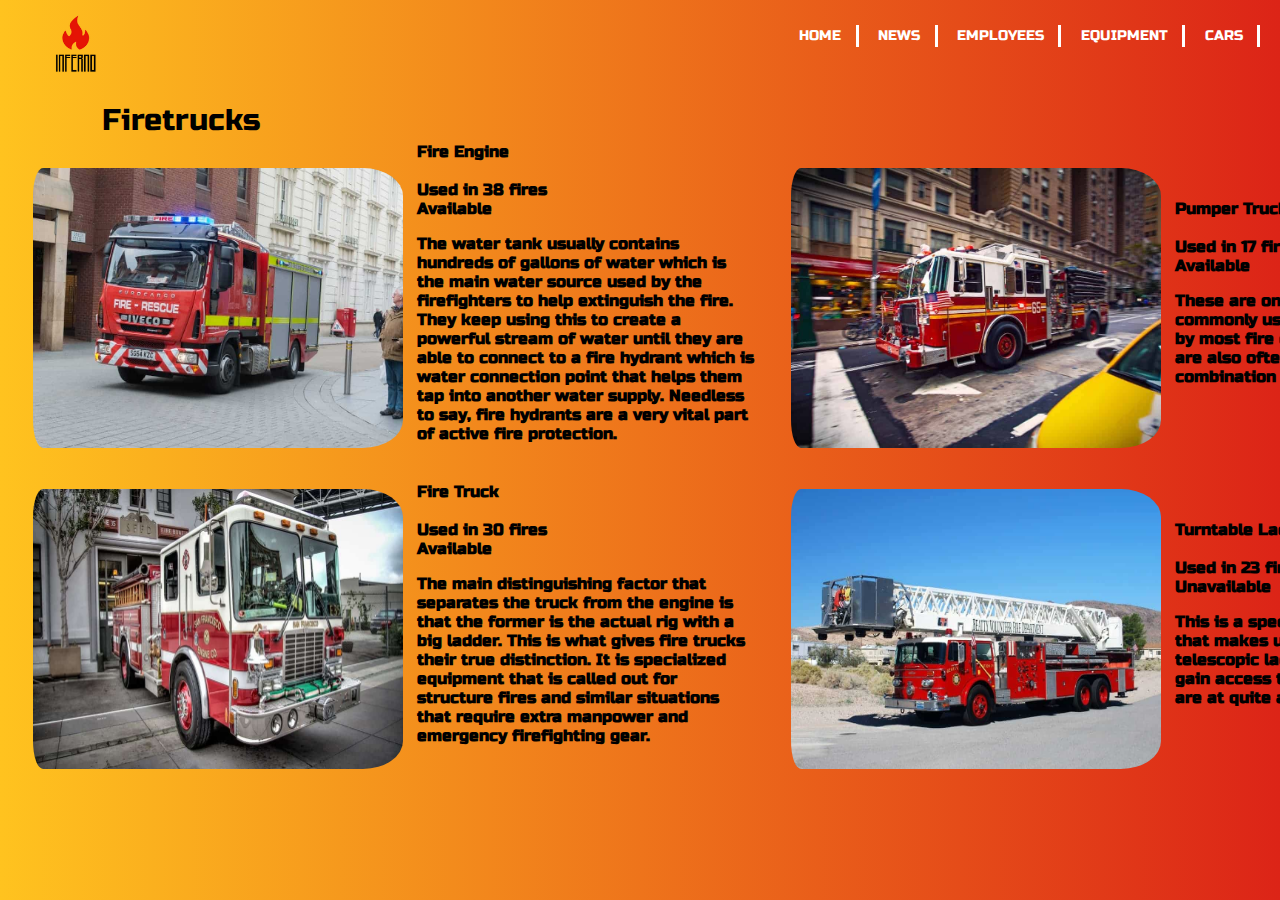
<file: Inferno_website/cars.html>
<!DOCTYPE html>
<html lang="en">
    <head>
	    <link href="images/inferno_logo.png" rel="icon" type="image/png"> 
        <meta charset="UTF-8">
        <meta http-equiv="X-UA-Compatible" content="IE=edge">
        <meta name="viewport" content="width=device-width, initial-scale=1.0">
        <link rel="preconnect" href="https://fonts.gstatic.com">
        <link href="https://fonts.googleapis.com/css2?family=Russo+One&display=swap" rel="stylesheet">
        <link href="styles/cars.css" type="text/css" rel="stylesheet">
        <title>Cars</title>
    </head>

    <body>
        <div class="navbar-logo">
            <img src="images/inferno_logo.png">
        </div>

         <nav>
            <ul>
                <li><a href="index.html">HOME</a></li>
                <li><a href="news.html">NEWS</a></li>
                <li><a href="employees.html">EMPLOYEES</a></li>
                <li><a href="equipment.html">EQUIPMENT</a></li>
                <li><a href="cars.html">CARS</a></li>
            </ul>
        </nav>

        <table>
		
		<tr>
		<td class="first-td">Firetrucks</td>
		</tr>
			<tr class="odd-tr">
				<td class="photo"><img src="images/fireEngine.jpg" alt="person photo placeholder"/></td>
				<td><b>Fire Engine<b><br><br>
				<b>Used in 38 fires<b><br>
							<span>Available<b><br>
							<p>The water tank usually contains hundreds of gallons of water which is the main water source used by the firefighters to help extinguish the fire. They keep using this to create a powerful stream of water until they are able to connect to a fire hydrant which is water connection point that helps them tap into another water supply. Needless to say, fire hydrants are a very vital part of active fire protection.</p>
				</td><br>
				
				<td class="photo"><img src="images/PumperTruck.jpg" alt="person photo placeholder"/></td>
				<td><b>Pumper Truck<b><br><br>
				<b>Used in 17 fires<b><br>
							<span>Available</span><br>
							<p>These are one of the most commonly used fire apparatus by most fire departments and are also often called ‘triple combination pumpers’.</p>
						</ul>
				</td><br>
			</tr>
			
			<tr class="even-tr">
				<td class="photo"><img src="images/fire_truck.jpg" alt="person photo placeholder"/></td>
				<td><b>Fire Truck<b><br><br>
				<b>Used in 30 fires<b><br>
							<span>Available</span><br>
							<p>The main distinguishing factor that separates the truck from the engine is that the former is the actual rig with a big ladder. This is what gives fire trucks their true distinction. It is specialized equipment that is called out for structure fires and similar situations that require extra manpower and emergency firefighting gear.</p>
				</td><br>
				
				<td class="photo"><img src="images/ladderTruck.jpg" alt="person photo placeholder"/></td>
				<td><b>Turntable Ladder Truck<b><br><br>
				<b>Used in 23 fires<b><br>
							<span>Unavailable</span><br>
							<p>This is a special aerial apparatus that makes use of a large telescopic ladder in order to gain access to those areas that are at quite a height.</p>
				</td><br>
			</tr>
			</div>

        </body>
    </html>
</file>
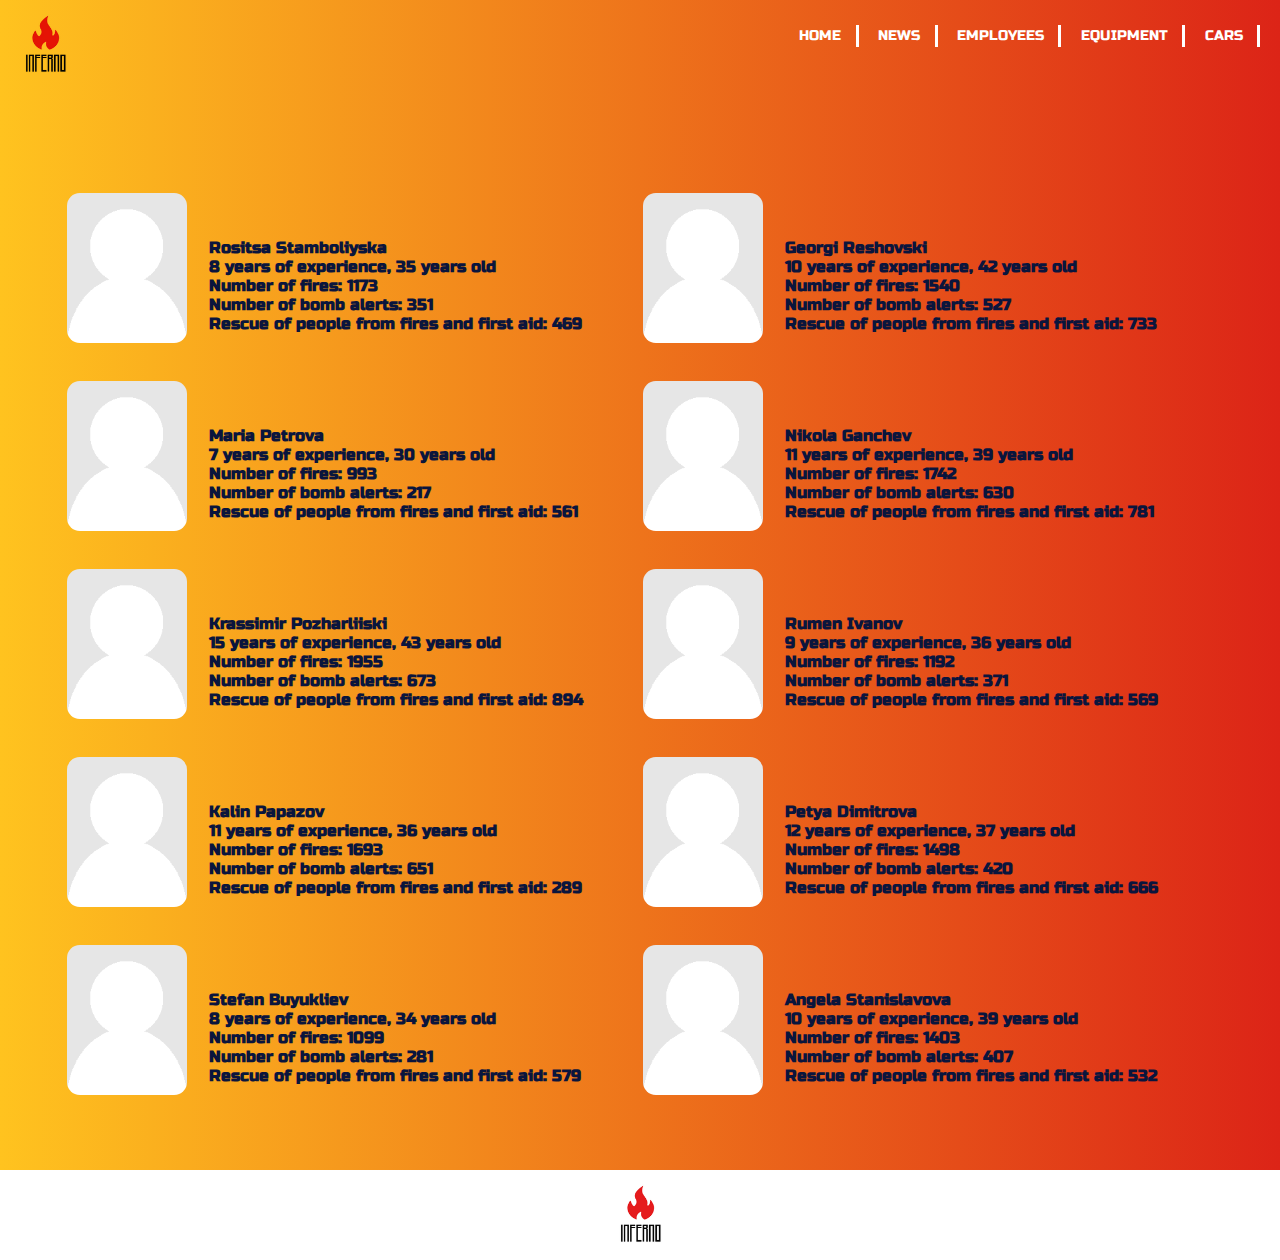
<file: Inferno_website/employees.html>
<!DOCTYPE html>
<html lang="en">
    <head>
        <link href="images/inferno_logo.png" rel="icon" type="image/png"> 
        <meta charset="UTF-8">
        <meta http-equiv="X-UA-Compatible" content="IE=edge">
        <meta name="viewport" content="width=device-width, initial-scale=1.0">
        <link rel="preconnect" href="https://fonts.gstatic.com">
        <link href="https://fonts.googleapis.com/css2?family=Russo+One&display=swap" rel="stylesheet">
        <link href="styles/employees-style.css" type="text/css" rel="stylesheet">
        <title>Employees</title>
    </head>

    <body>
        <div class="navbar-logo">
            <img src="images/inferno_logo.png">
        </div>
         <nav>
            <ul>
                <li><a href="index.html">HOME</a></li>
                <li><a href="news.html">NEWS</a></li>
                <li><a href="employees.html">EMPLOYEES</a></li>
                <li><a href="equipment.html">EQUIPMENT</a></li>
                <li><a href="cars.html">CARS</a></li>
            </ul>
        </nav>

        <table>
			<tr class="odd-tr">
				<td class="photo"><img src="images/person.png" alt="person photo placeholder"/></td>
				<td><b>Rositsa Stamboliyska<b><br>
				<b>8 years of experience, 35 years old<b><br>
							<span>Number of fires: 1173 <b><br>
							<span>Number of bomb alerts: 351</span><br>
							<span>Rescue of people from fires and first aid: 469</span><br>
				</td><br>
				
				<td class="photo"><img src="images/person.png" alt="person photo placeholder"/></td>
				<td><b>Georgi Reshovski<b><br>
				<b>10 years of experience, 42 years old<b><br>
							<span>Number of fires: 1540</span><br>
							<span>Number of bomb alerts: 527</span><br>
							<span>Rescue of people from fires and first aid: 733</span>
						</ul>
				</td><br>
			</tr>
			
			<tr class="even-tr">
				<td class="photo"><img src="images/person.png" alt="person photo placeholder"/></td>
				<td><b>Maria Petrova<b><br>
				<b>7 years of experience, 30 years old<b><br>
							<span>Number of fires: 993</span><br>
							<span>Number of bomb alerts: 217</span><br>
							<span>Rescue of people from fires and first aid: 561</span>
				</td><br>
				
				<td class="photo"><img src="images/person.png" alt="person photo placeholder"/></td>
				<td><b>Nikola Ganchev<b><br>
				<b>11 years of experience, 39 years old<b><br>
							<span>Number of fires: 1742</span><br>
							<span>Number of bomb alerts: 630</span><br>
							<span>Rescue of people from fires and first aid: 781</span>
				</td><br>
			</tr>
			
			<tr class="odd-tr">
				<td class="photo"><img src="images/person.png" alt="person photo placeholder"/></td>
				<td><b>Krassimir Pozharliiski<b><br>
				<b>15 years of experience, 43 years old<b><br>
							<span>Number of fires: 1955</span><br>
							<span>Number of bomb alerts: 673</span><br>
							<span>Rescue of people from fires and first aid: 894</span>
						</ul>
				</td><br>
				
				<td class="photo"><img src="images/person.png" alt="person photo placeholder"/></td>
				<td><b>Rumen Ivanov<b><br>
				<b>9 years of experience, 36 years old<b><br>
							<span>Number of fires: 1192</span><br>
							<span>Number of bomb alerts: 371</span><br>
							<span>Rescue of people from fires and first aid: 569</span>
				</td><br>
			</tr>
			
			<tr class="even-tr">
				<td class="photo"><img src="images/person.png" alt="person photo placeholder"/></td>
				<td><b>Kalin Papazov<b><br>
				<b>11 years of experience, 36 years old<b><br>
							<span>Number of fires: 1693</span><br>
							<span>Number of bomb alerts: 651</span><br>
							<span>Rescue of people from fires and first aid: 289</span>
				</td><br>
				
				<td class="photo"><img src="images/person.png" alt="person photo placeholder"/></td>
				<td><b>Petya Dimitrova<b><br>
				<b>12 years of experience, 37 years old<b><br>
							<span>Number of fires: 1498</span><br>
							<span>Number of bomb alerts: 420</span><br>
							<span>Rescue of people from fires and first aid: 666</span>
				</td><br>
			</tr>
			
			<tr class="odd-tr">
				<td class="photo"><img src="images/person.png" alt="person photo placeholder"/></td>
				<td><b>Stefan Buyukliev<b><br>
				<b>8 years of experience, 34 years old<b><br>
							<span>Number of fires: 1099</span><br>
							<span>Number of bomb alerts: 281</span><br>
							<span>Rescue of people from fires and first aid: 579</span>
				</td><br>
				
				<td class="photo"><img src="images/person.png" alt="person photo placeholder"/></td>
				<td><b>Angela Stanislavova<b><br>
				<b>10 years of experience, 39 years old<b><br>
							<span>Number of fires: 1403</span><br>
							<span>Number of bomb alerts: 407</span><br>
							<span>Rescue of people from fires and first aid: 532</span>
				</td><br>
			</tr>
		</table>

        <footer>
            <img src="images/inferno_logo.png" alt="logo" />
          </footer>

        </body>
    </html>
</file>
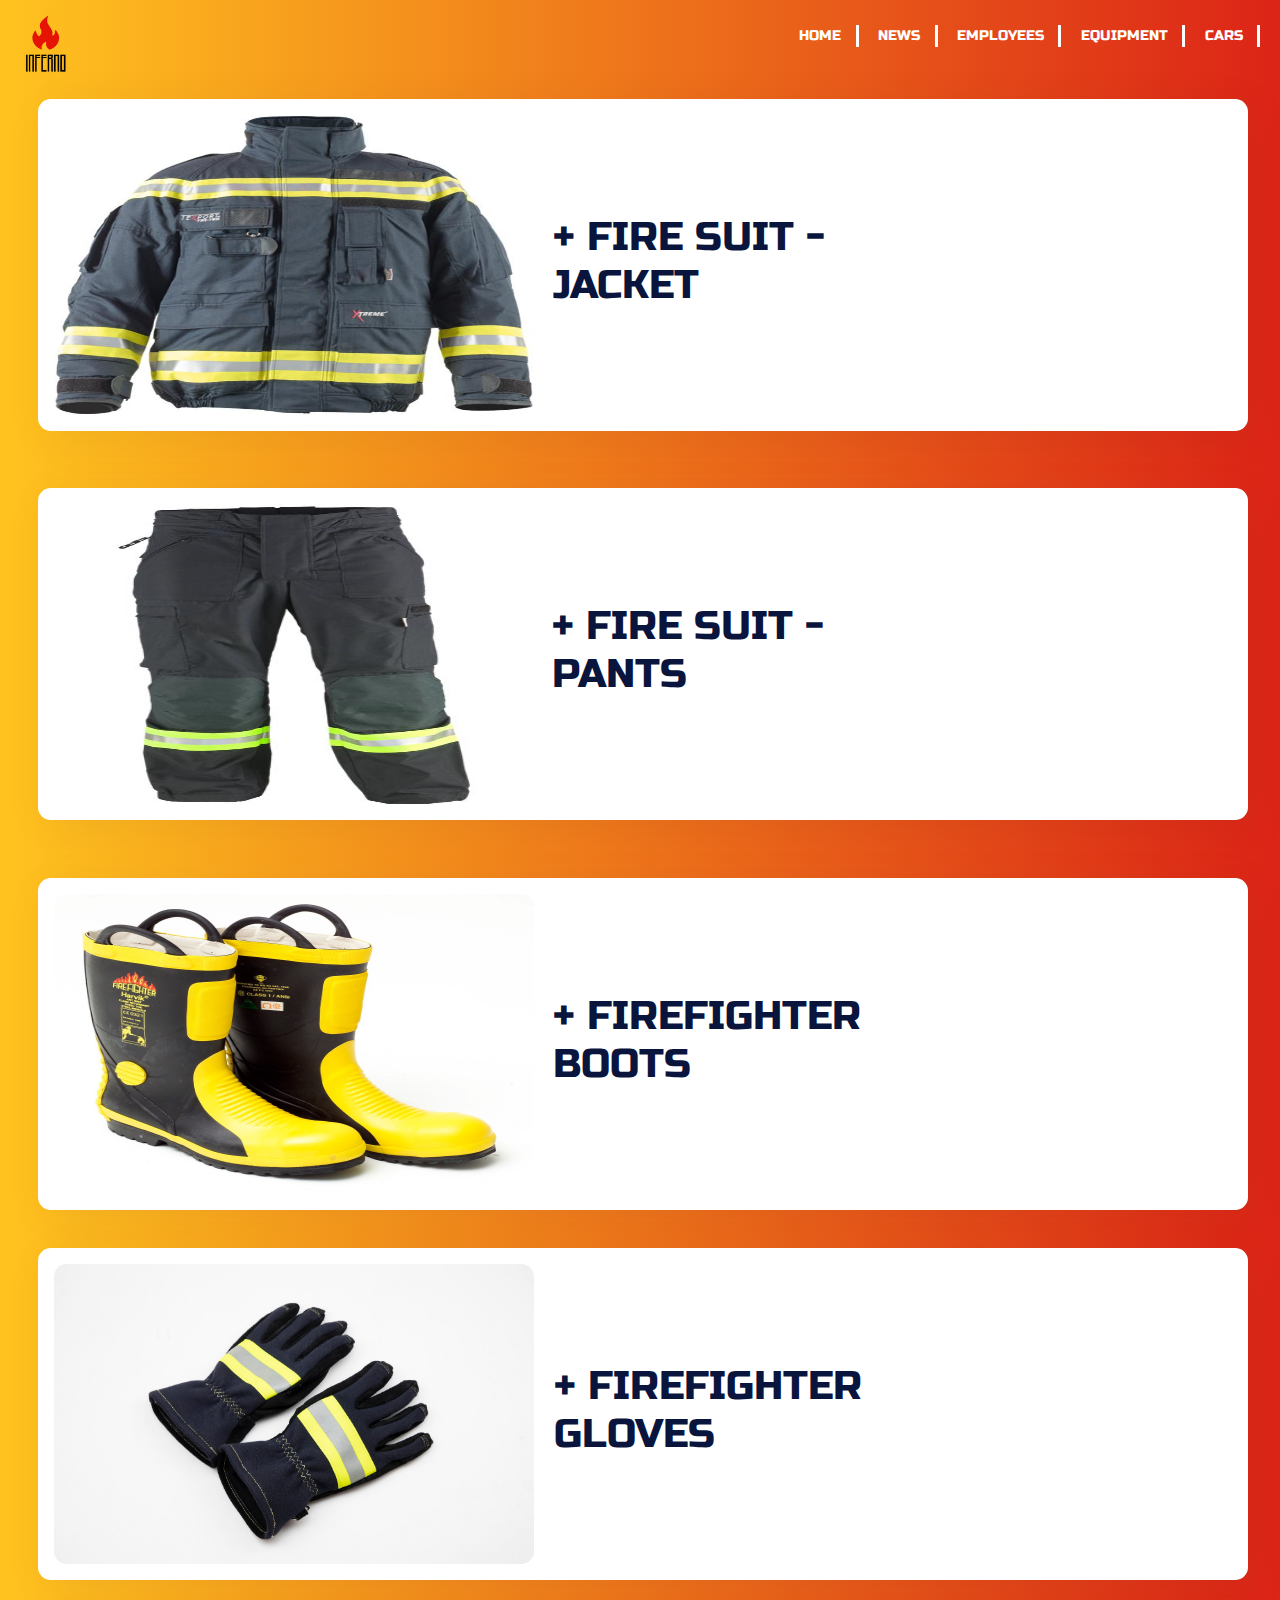
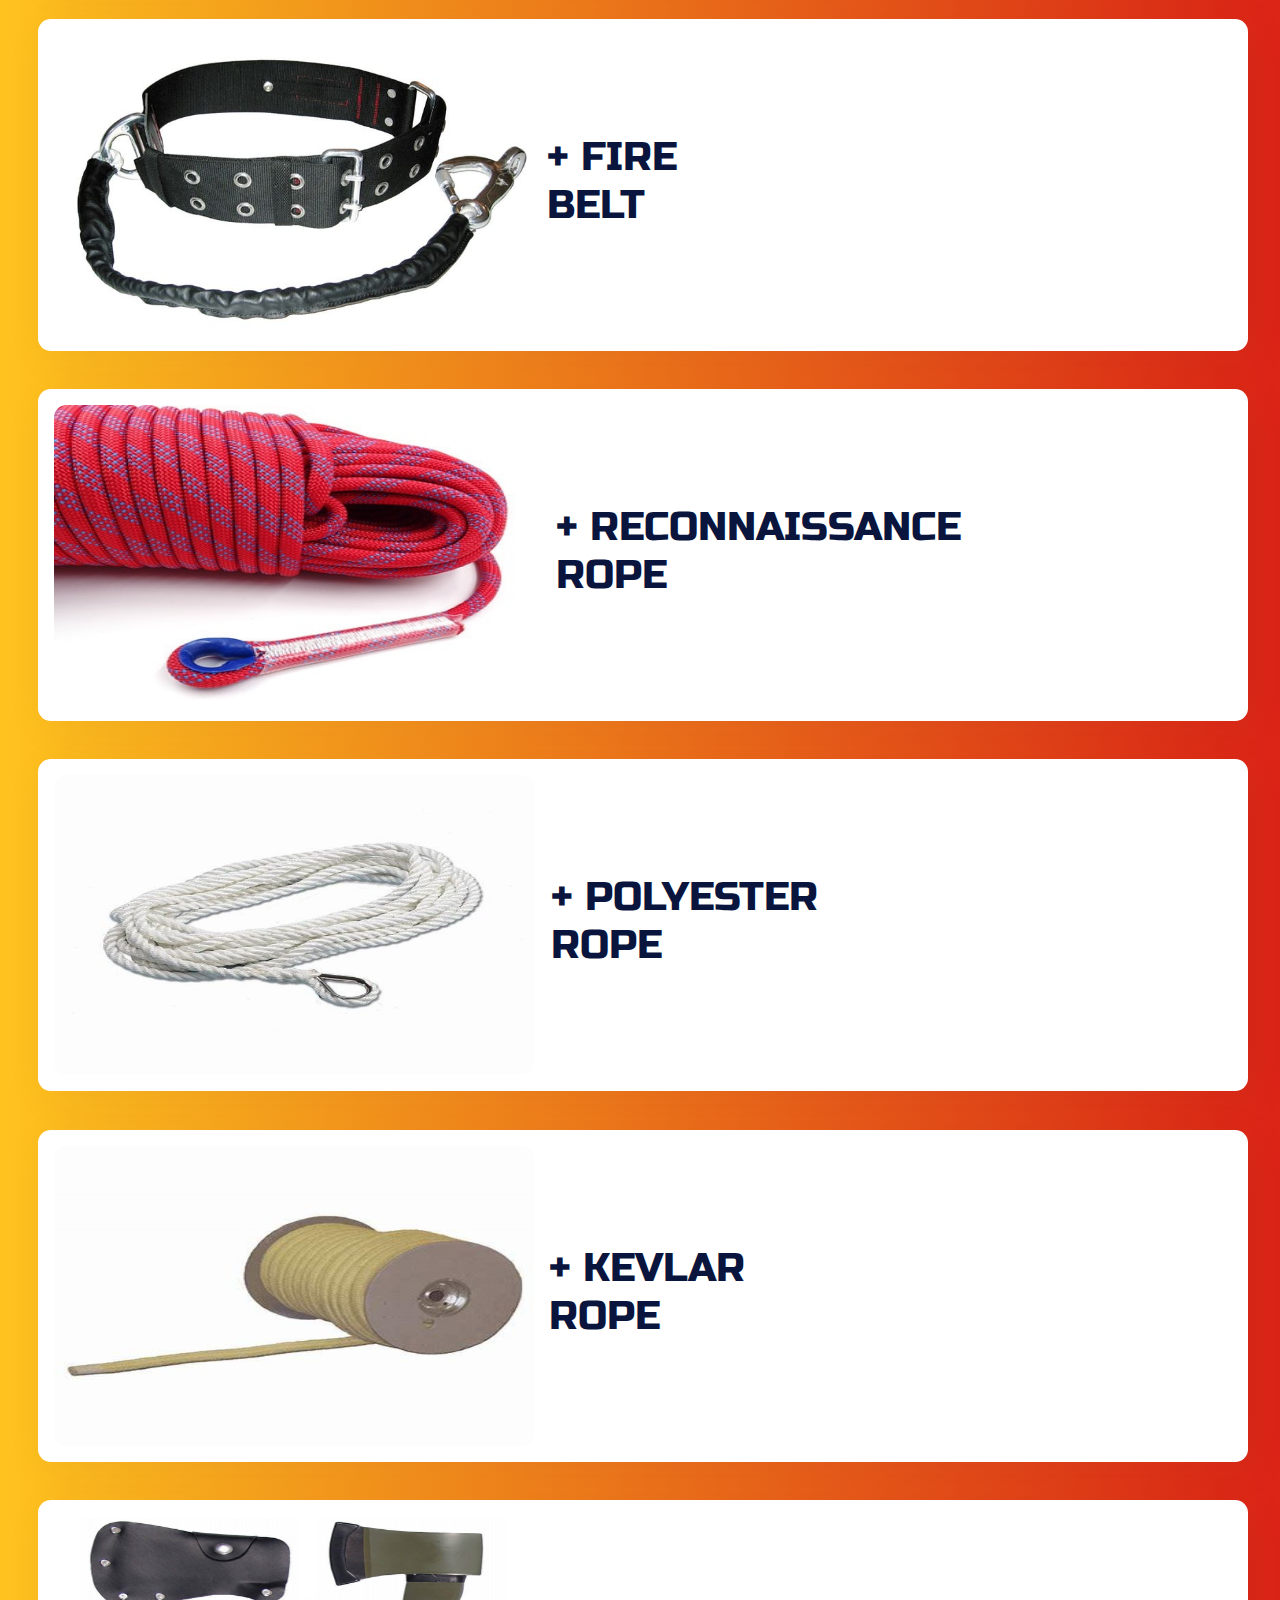
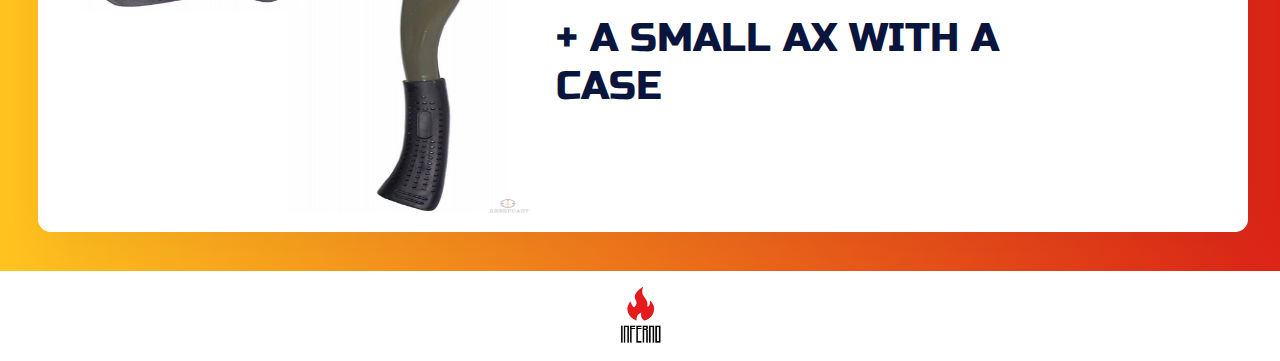
<file: Inferno_website/equipment.html>
<!DOCTYPE html>
<html lang="en">
  <head>
    <link href="images/inferno_logo.png" rel="icon" type="image/png" />
    <meta charset="UTF-8" />
    <meta http-equiv="X-UA-Compatible" content="IE=edge" />
    <meta name="viewport" content="width=device-width, initial-scale=1.0" />

    <link rel="preconnect" href="https://fonts.gstatic.com" />
    <link
      href="https://fonts.googleapis.com/css2?family=Russo+One&display=swap"
      rel="stylesheet"
    />

    <link rel="preconnect" href="https://fonts.gstatic.com" />
    <link
      href="https://fonts.googleapis.com/css2?family=Literata&display=swap"
      rel="stylesheet"
    />

    <link href="styles/equipment-style.css" type="text/css" rel="stylesheet" />
    <title>Equipment</title>
  </head>

  <body>
    <!-- navbar -->
    <div class="navbar">
      <div class="navbar-logo">
        <img src="images/inferno_logo.png" alt="inferno logo" />
      </div>

      <nav>
        <ul>
          <li><a href="index.html">HOME</a></li>
          <li><a href="news.html">NEWS</a></li>
          <li><a href="employees.html">EMPLOYEES</a></li>
          <li><a href="equipment.html">EQUIPMENT</a></li>
          <li><a href="cars.html">CARS</a></li>
        </ul>
      </nav>
    </div>

    <!-- posts -->

    <div class="interior">
      <img src="images/jacket.jpg" alt="Fire suit - jacket" />
      <details>
        <summary>Fire suit - jacket</summary>
        <p>
          -Outer shell NOMEX ® Delta TA, water and oil repellent, antistatic
          <br />
          -Thermal barrier: Aramid felt, with Nomex / viscose inner lining
          <br />
          - Breathable waterproof barrier: completely sealed seam
          <br />
          -Closing neck clasp, located under the collar
          <br />
          -0.60 m heat shield on the front, hidden by a protective fabric,
          closed with adhesive - VELCRO fasteners
          <br />
          -Inflammable stripes on the hem and cuff of the jacket
          <br />
          -Meta-aramid knit cuffs (can be hung through the paper), preventing
          liquid and burning particles from passing
          <br />
          -Pockets left and right, welded with adhesive VELCRO fasteners
          <br />
          -Low right (or left) duo for radio transmitter, VELCRO adhesive chest
          fasteners
          <br />
          - Reflective strips around the hem, cuff, back, and chest of the
          jacket
          <br />
          - Pieces under the sleeves for extra comfort when working
          <br />
          - Moisture barrier with fully sealed seam
          <br />
          - Meta-aramid threads for all bosses
        </p>
      </details>
    </div>

    <br />

    <div class="interior">
      <img src="images/pants.jpg" alt="Fire suit - pants" />
      <details>
        <summary>Fire suit - pants</summary>
        <p>
          - NOMEX ® Delta TA outer shell, water, and oil repellent, antistatic
          <br />
          - Thermal barrier: Franz from Aramid, with lining to Nomex / viscose
          inner - shell
          <br />
          - Breathable water barrier: fully sealed seam
          <br />
          - Waist height: not less than 0.30 m overlap with the lower end of the
          jacket
          <br />
          - Front zipper 0.25m with FR VELCRO adhesives and single button
          <br />
          - Anti-flammable stripes at the bottom of the pants
          <br />
          - Elastic Solano on both sides of the waist
          <br />
          - Elastic, adjustable straps
          <br />
          - Reflective strips placed horizontally around the legs below the
          knees
          <br />
          - Hem of the legs not less than 0.26 m
          <br />
          - Moisture barrier with fully sealed seam
          <br />
          - Meta-aramid threads for all seams
        </p>
      </details>
    </div>

    <br />

    <div class="interior">
      <img src="images/boots.jfif" alt="Firefighter boots" />
      <details>
        <summary>Firefighter boots</summary>
        <p>
          - Protective boots for firefighters - type F2A
          <br />
          - The upper material is calfskin, specially treated for water
          resistance. There is a polyurethane toe cap to protect the upper part
          from mechanical damage and a steel cap on the heels.
          <br />
          - FORNAX rubber - for sun protection.
          <br />
          - Steel plate against perforation.
          <br />
          - Insole - VOLDINA DRYSOLE 140CLF; anti static; wet and dry wear
          resistance.
          <br />
          - Lining - 3-layer lining with waterproof and breathable polyurethane
          membrane.
        </p>
      </details>
    </div>

    <div class="interior">
      <img src="images/gloves.jpg" alt="Firefighter gloves" />
      <details>
        <summary>Firefighter gloves</summary>
        <p>
          - Protective gloves for firefighters - leather - with membranes.
          <br />
          - The upper material is calfskin, specially treated to withstand high
          temperatures, water and oil penetration and wear resistance.
          <br />
          - Intermediate layer - Armid non-woven fabric.
          <br />
          - The glove has an FR membrane.
        </p>
      </details>
    </div>

    <div class="interior">
      <img src="images/belt.jpg" alt="Fire belt" />
      <details>
        <summary>Fire belt</summary>
        <p>
          - 85 mm synthetic belt with two-row buckle buckle
          <br />
          - German design, carbine with response for abseil rope and torsion
          guard
          <br />
          - Black color;
        </p>
      </details>
    </div>

    <div class="interior">
        <img src="images/rope1.jpeg" alt="Reconnaissance rope" />
        <details>
          <summary>Reconnaissance rope</summary>
          <p>
            100 m steel rope on the maker, ending with a carabiner.
          </p>
        </details>
    </div>

    <div class="interior">
        <img src="images/rope2.jpg" alt="Polyester rope" />
        <details>
          <summary>Polyester rope</summary>
          <p>
            20 m high-strength polyester rope with a diameter of 12 mm with 1 pc. metal clutch and 1 pc. carabiner.
          </p>
        </details>
    </div>

    <div class="interior">
        <img src="images/rope3.jpg" alt="Kevlar rope" />
        <details>
          <summary>Kevlar rope</summary>
          <p>
            20 m rope made of acid-resistant and heat-resistant Kevlar yarn, 10 mm in diameter, with metal connectors at both ends.
          </p>
        </details>
    </div>

    <div class="interior">
        <img src="images/axe.jpg" alt="A small ax with a case" />
        <details>
          <summary>A small ax with a case</summary>
          <p>
            Forged black steel ax, wooden handle, leather case with clip. Handle 350mm. Weight 0.900 kg (approximate).
          </p>
        </details>
    </div>

    <footer>
      <img src="images/inferno_logo.png" alt="logo" />
    </footer>
  </body>
</html>
</file>
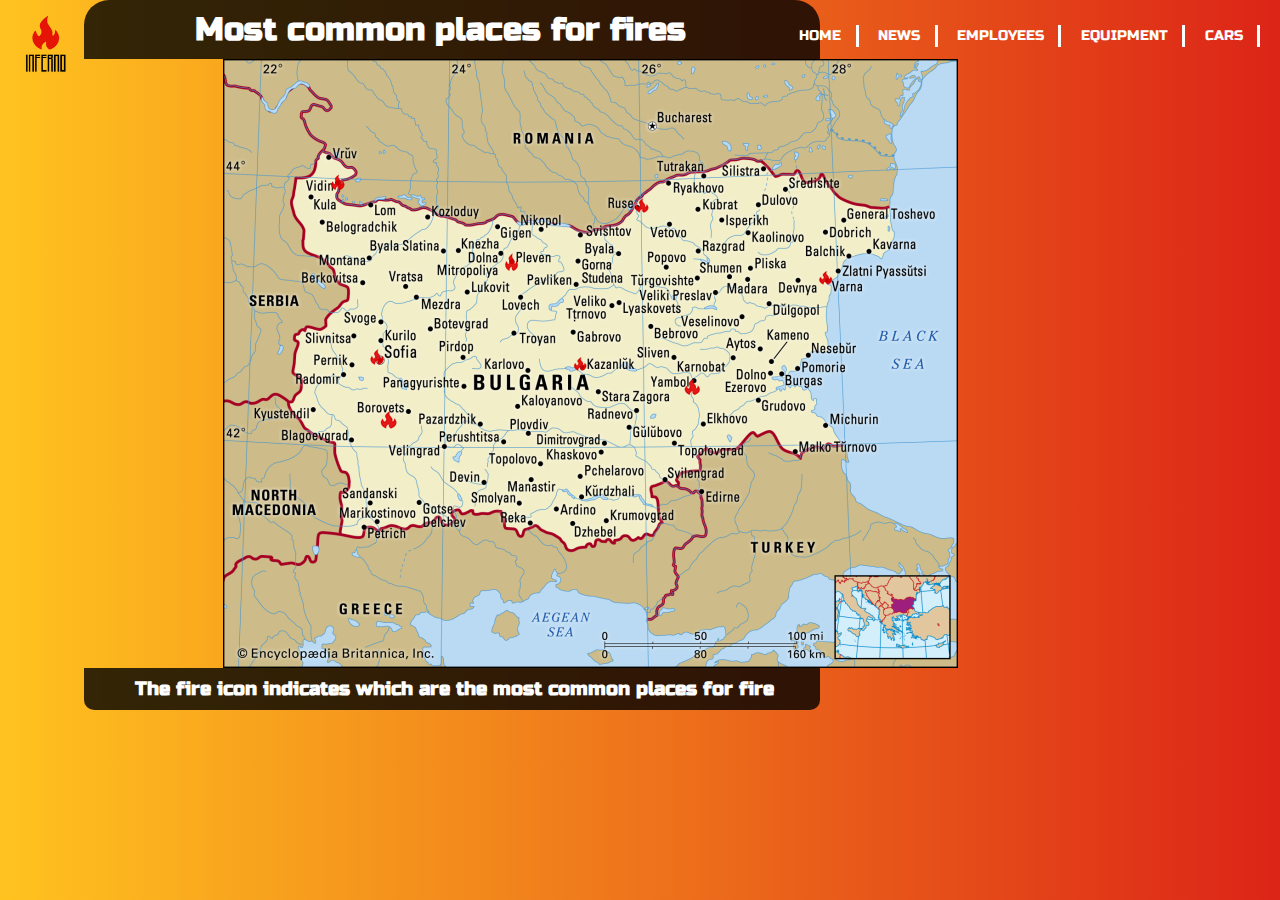
<file: Inferno_website/map.html>
<html>
  <head>
    <link href="images/inferno_logo.png" rel="icon" type="image/png" />
    <meta name="viewport" content="width=device-width, initial-scale=1.0" />
    <link rel="preconnect" href="https://fonts.gstatic.com" />
    <link
      href="https://fonts.googleapis.com/css2?family=Russo+One&display=swap"
      rel="stylesheet"
    />
    <title>Map</title>
    <link rel="stylesheet" href="styles/map.css" />
  </head>
  <body>
    <div class="navbar">
        <div class="navbar-logo">
          <img src="images/inferno_logo.png" alt="inferno logo" />
        </div>
  
        <nav>
          <ul>
            <li><a href="index.html">HOME</a></li>
            <li><a href="news.html">NEWS</a></li>
            <li><a href="employees.html">EMPLOYEES</a></li>
            <li><a href="equipment.html">EQUIPMENT</a></li>
            <li><a href="cars.html">CARS</a></li>
          </ul>
        </nav>
      </div>

    <div class="container"><h1>Most common places for fires</h1></div>

    <img src="images/mapBulgaria.png" class="map" />
    <div class="container2">
      <h3>The fire icon indicates which are the most common places for fire</h3>
    </div>
  </body>
</html>
</file>
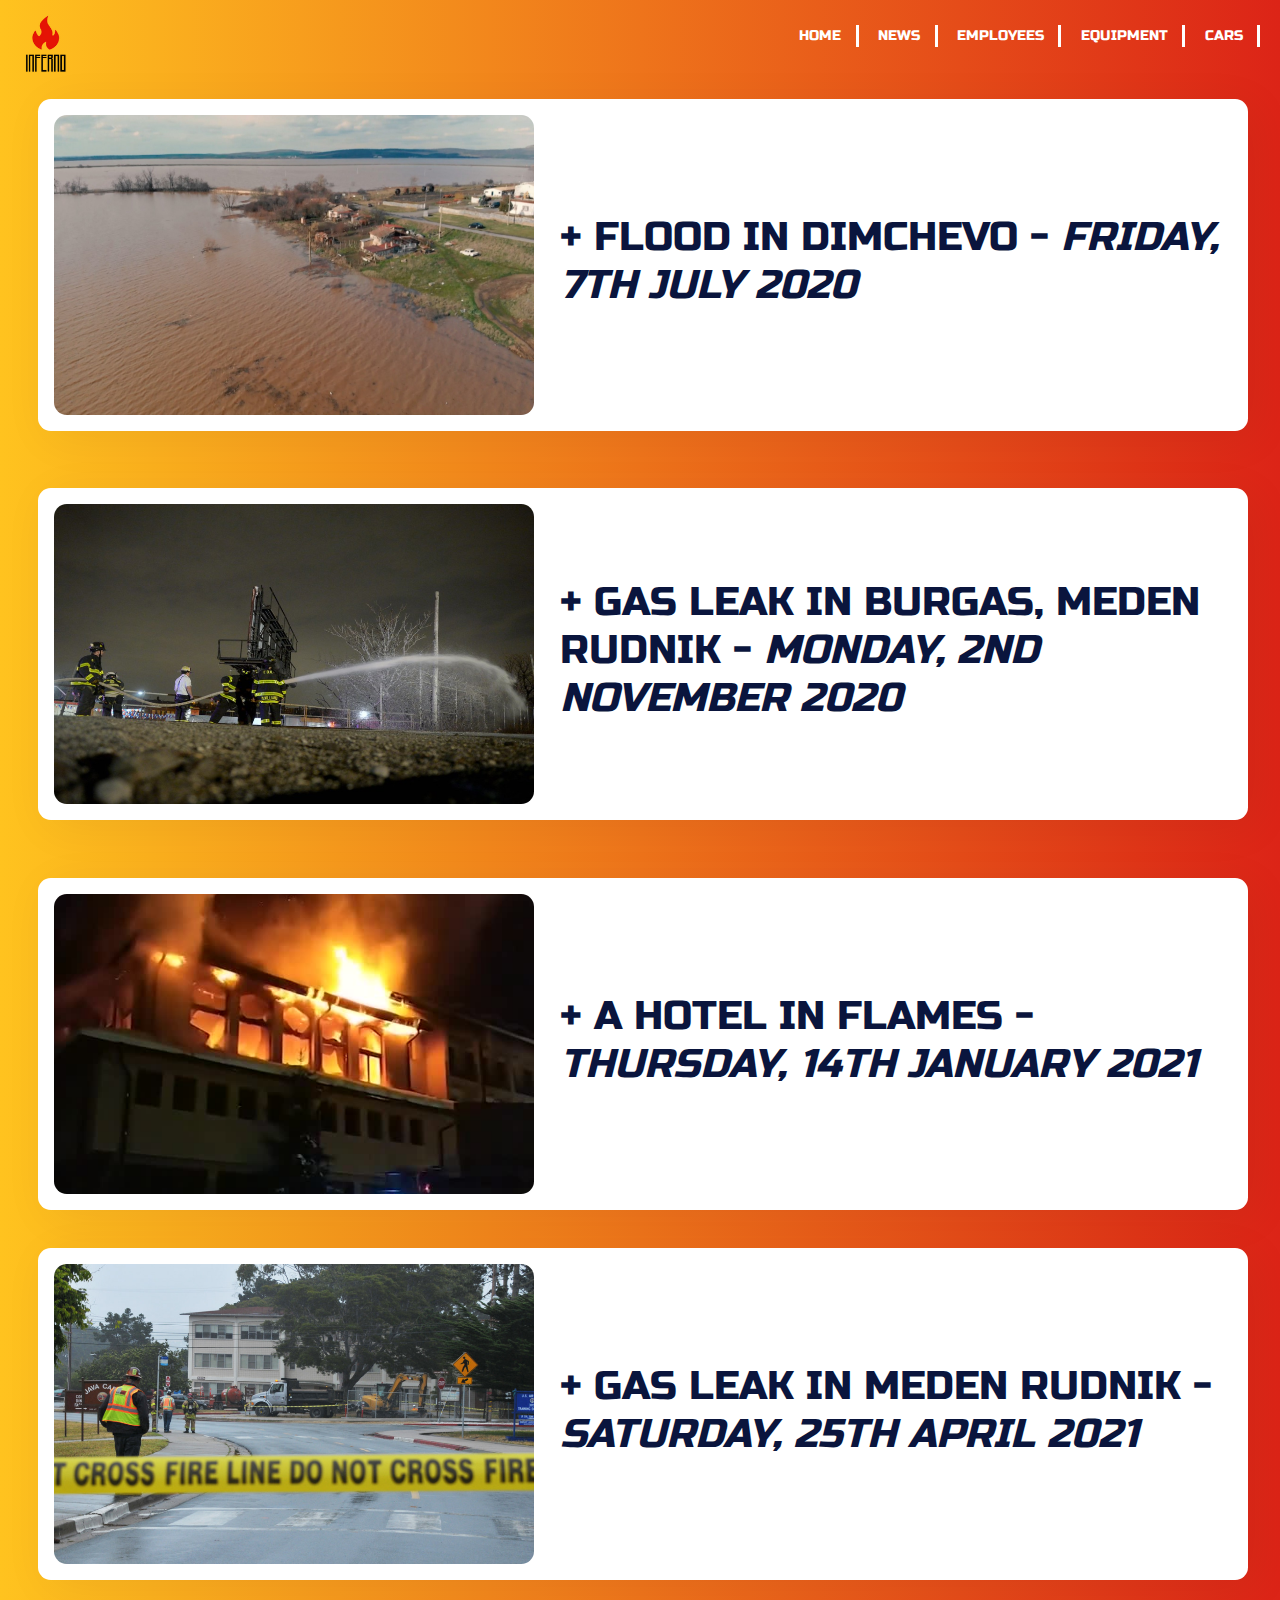
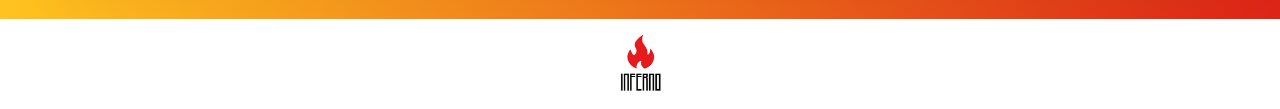
<file: Inferno_website/news.html>
<!DOCTYPE html>
<html lang="en">
  <head>
    <link href="images/inferno_logo.png" rel="icon" type="image/png" />
    <meta charset="UTF-8" />
    <meta http-equiv="X-UA-Compatible" content="IE=edge" />
    <meta name="viewport" content="width=device-width, initial-scale=1.0" />

    <link rel="preconnect" href="https://fonts.gstatic.com" />
    <link
      href="https://fonts.googleapis.com/css2?family=Russo+One&display=swap"
      rel="stylesheet"
    />

    <link href="styles/news-style.css" type="text/css" rel="stylesheet" />
    <title>News</title>
  </head>

  <body>
    <div class="navbar">
      <div class="navbar-logo">
        <img src="images/inferno_logo.png" alt="inferno logo" />
      </div>

      <nav>
        <ul>
          <li><a href="index.html">HOME</a></li>
          <li><a href="news.html">NEWS</a></li>
          <li><a href="employees.html">EMPLOYEES</a></li>
          <li><a href="equipment.html">EQUIPMENT</a></li>
          <li><a href="cars.html">CARS</a></li>
        </ul>
      </nav>
    </div>

    <div class="post">
      <img src="images/dimchevo_flood.jpg" alt="Flood in Dimchevo" />
      <details>
        <summary>Flood in Dimchevo - <i>Friday, 7th July 2020</i></summary>
        <p>
          Four fire trucks and about 25 firefighters were called in for several
          flood reports in the village of Dimchevo. The road was flooded to a
          depth of about 15 centimeters. The crews used sandbags to stop the
          spread of the water and diverted it to the sewer after the water pipe
          had exploded. The brigade was called at 15:59 and the incident ended
          for the firefighters by 17:52.
        </p>
      </details>
    </div>

    <br />

    <div class="post">
      <img src="images/small_fire.png" alt="Firefigthers holding a hose" />
      <details>
        <summary>
          Gas leak in Burgas, Meden Rudnik - <i>Monday, 2nd November 2020</i>
        </summary>
        <p>
          Five fire trucks and about 35 firefighters were called to a small fire
          near a turnoff in Burgas. About 100 passengers were evacuated from the
          site. Firefighters were there at 9:44 p.m., and the fire was contained
          around 11:20 p.m.
        </p>
      </details>
    </div>

    <br />

    <div class="post">
      <img src="images/troyan.png" alt="Hotel on fire" />
      <details>
        <summary>
          A hotel in flames - <i>Thursday, 14th January 2021</i>
        </summary>
        <p>
          Four fire engines and around 25 firefighters were called to a fire at
          a hotel in Troyan. Part of an electrical intake room in the basement
          of the building was damaged by the fire. There were no reports of any
          injuries.
        </p>
      </details>
    </div>

    <div class="post">
      <img src="images/yellow_line.png" alt="Yellow line" />
      <details>
        <summary>
          Gas leak in Meden Rudnik - <i>Saturday, 25th April 2021</i>
        </summary>
        <p>
          Firefighters were called to a gas leak at a range of shops in Burgas,
          Meden Rudnik. A gas main ruptured below ground level and gas leaked
          into the basement of an adjacent premises. Around 150 people were
          evacuated from buildings in the area and a 50m cordon was put in place
          as a precaution.
        </p>
      </details>
    </div>

    <footer>
      <img src="images/inferno_logo.png" alt="logo" />
    </footer>
  </body>
</html>
</file>
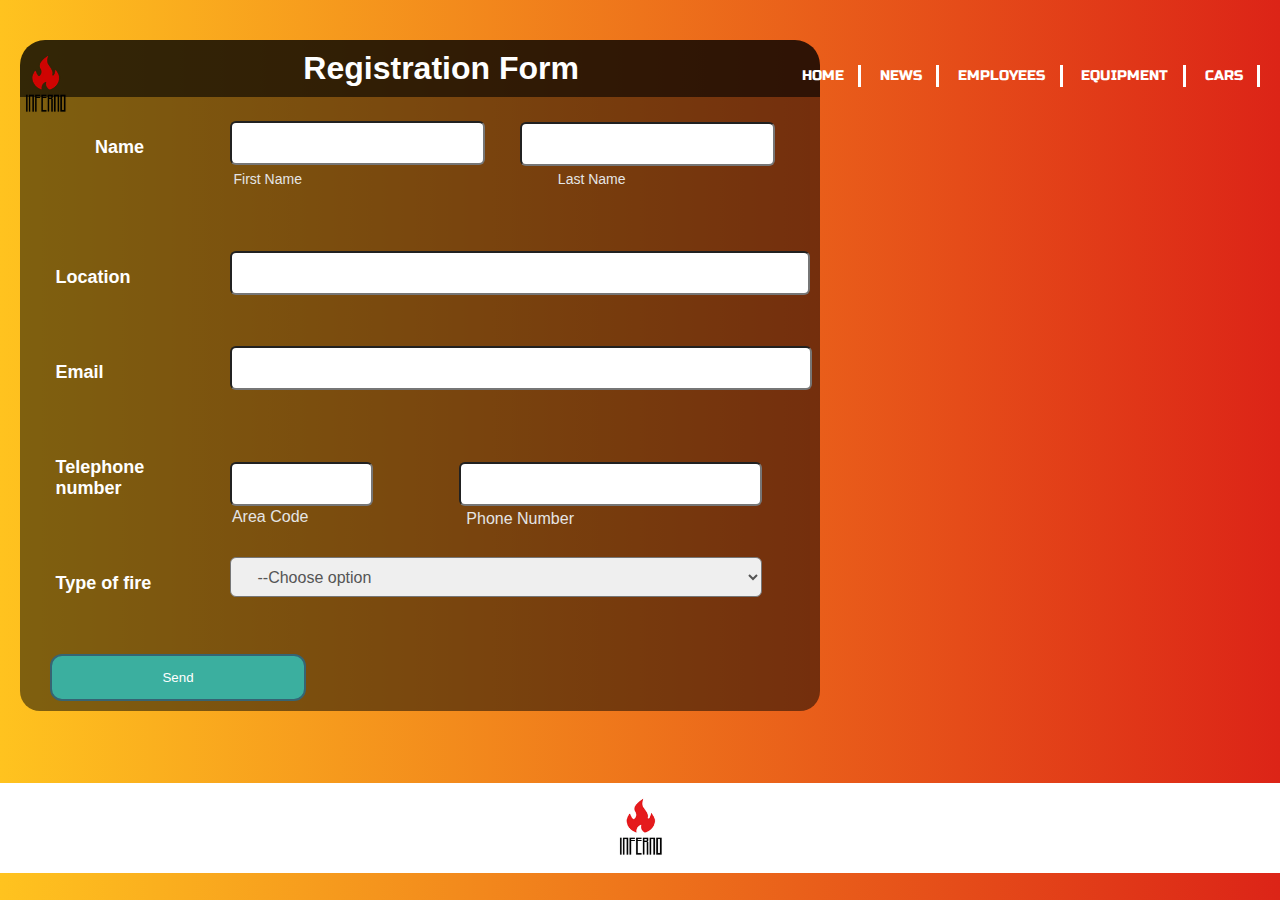
<file: Inferno_website/register.html>
<!DOCTYPE html>
<html lang="en">
  <head>
    <link href="images/inferno_logo.png" rel="icon" type="image/png" />
    <meta charset="UTF-8" />
    <meta http-equiv="X-UA-Compatible" content="IE=edge" />
    <meta name="viewport" content="width=device-width, initial-scale=1.0" />
    <link rel="preconnect" href="https://fonts.gstatic.com" />
    <link
      href="https://fonts.googleapis.com/css2?family=Russo+One&display=swap"
      rel="stylesheet"
    />
    <link href="styles/register.css" type="text/css" rel="stylesheet" />
    <title>Register</title>
  </head>
  <body>
    <div class="navbar-logo">
      <img src="images/inferno.png" />
    </div>

    <nav>
      <ul>
        <li><a href="index.html">HOME</a></li>
        <li><a href="news.html">NEWS</a></li>
        <li><a href="employees.html">EMPLOYEES</a></li>
        <li><a href="equipment.html">EQUIPMENT</a></li>
        <li><a href="cars.html">CARS</a></li>
      </ul>
    </nav>

    <div class="regform"><h1>Registration Form</h1></div>
    <div class="main">
      <form>
        <div id="name">
          <h2 class="name">Name</h2>
          <input class="firstname" type="rext" name="first_name" /><br />
          <label class="firstlabel">First name</label>
          <input class="lastname" type="text" name="last_name" />
          <label class="lastlabel">Last name</label>
        </div>

        <h2 class="name">Location</h2>
        <input class="place" type="text" name="place" />

        <h2 class="name">Email</h2>
        <input class="email" type="text" name="email" />

        <h2 class="name">Telephone number</h2>
        <input class="code" type="text" name="area_code" />
        <label class="area-code">Area code</label>
        <input class="number" type="text" name="phone" />
        <label class="phone-number">Phone Number</label>

        <h2 class="name">Type of fire</h2>
        <select class="option" name="subject">
          <option disabled="disabled" selected="selected">
            --Choose option
          </option>
          <option>Forest fire</option>
          <option>Arson</option>
          <option>Incident</option>
        </select>

        <button type="submit">Send</button>
      </form>
    </div>

    <footer>
      <img src="images/inferno.png" alt="logo" />
    </footer>
  </body>
</html>
</file>
<file: Inferno_website/styles/cars.css>
html {
  font-family: "Russo One", sans-serif;
}

/* navigation */
nav {
  float: right;
  overflow: hidden;
  text-align: center;
  margin-right: 20px;
  margin-top: 25px;
}

nav ul {
  margin: 0;
  padding: 0;
}

nav ul li {
  display: inline-block;
  font-family: "Russo One", sans-serif;
  font-size: 0.9em;
  list-style-type: none;
  border-right: 3px solid #fff;
}

nav > ul > li > a {
  display: block;
  line-height: 0.5em;
  padding: 0.5em 1em;
  text-decoration: none;
  color: #fff;
}

.navbar-logo {
  float: left;
  position: relative;
  margin: 10px 15px 15px 10px;
}

.navbar-logo img {
  height: 70px;
  width: 70px;
}

body {
  width: 100%;
  height: 100vh;
  background-image: linear-gradient(
    to right,
    #ffc31f 0%,
    #ee741b 50%,
    #dc2417 100%
  );
  margin: 0;
  padding: 0;
}

img{
	height:280px;
	width:370px;
	padding-left:30px;
    border-radius:10%;
}

table{
		width: 100%;
		background-color:none;
}	
table, tr, td, th {
    border: none;
}
.first-td{
    padding-left:100px;
	font-size:30px;
	height:30px;
}
b{
padding-right:70px;
}

p, span, b{
padding-left:10px;
}
</file>
<file: Inferno_website/styles/employees-style.css>
html {
  font-family: "Russo One", sans-serif;
}

/* navigation */
nav {
  float: right;
  overflow: hidden;
  text-align: center;
  margin-right: 20px;
  margin-top: 25px;
}

nav ul {
  margin: 0;
  padding: 0;
}

nav ul li {
  display: inline-block;
  font-family: "Russo One", sans-serif;
  font-size: 0.9em;
  list-style-type: none;
  border-right: 3px solid #fff;
}

nav > ul > li > a {
  display: block;
  line-height: 0.5em;
  padding: 0.5em 1em;
  text-decoration: none;
  color: #fff;
}

.navbar-logo {
  float: left;
  position: relative;
  margin: 10px 15px 15px 10px;
}

.navbar-logo img {
  height: 70px;
  width: 70px;
}

body {
  width: 100%;
  height: 100vh;
  background-image: linear-gradient(
    to right,
    #ffc31f 0%,
    #ee741b 50%,
    #dc2417 100%
  );
  margin: 0;
  padding: 0;
}

table img {
  height: 150px;
  width: 120px;
  border-radius: 0.8rem;
  margin-bottom: 30px;
  padding-top: 0px;
}

table {
  margin-bottom: 3%;
  width: 90%;
  margin-left: 5%;
  background-color: none;
  color: #0a153d;
}
table,
tr,
td,
th {
  border: none;
}
.first-td {
  font-size: 30px;
  height: 30px;
}

footer {
  background-color: #fff;
  margin-top: 3%;
}

footer img {
  height: 70px;
  width: 70px;
  padding: 10px;
  display: block;
  margin-left: auto;
  margin-right: auto;
}
</file>
<file: Inferno_website/styles/equipment-style.css>
html {
  font-family: "Russo One", sans-serif;
}

/* navigation */
nav {
  float: right;
  overflow: hidden;
  text-align: center;
  margin-right: 20px;
  margin-top: 25px;
}

nav ul {
  margin: 0;
  padding: 0;
}

nav ul li {
  display: inline-block;
  font-family: "Russo One", sans-serif;
  font-size: 0.9em;
  list-style-type: none;
  border-right: 3px solid #fff;
}

nav > ul > li > a {
  display: block;
  line-height: 0.5em;
  padding: 0.5em 1em;
  text-decoration: none;
  color: #fff;
}

.navbar-logo {
  float: left;
  position: relative;
  margin: 10px 15px 15px 10px;
}

.navbar-logo img {
  height: 70px;
  width: 70px;
}
/*navigation-end*/

body {
  width: 100%;
  height: 100vh;
  background-image: linear-gradient(
    to right,
    #ffc31f 0%,
    #ee741b 50%,
    #dc2417 100%
  );
  margin: 0;
  padding: 0;
}

.news-post {
  width: 92%;
  margin-left: 3%;
  max-width: 112rem;
  padding: 1rem;
  background-color: #fff;
  display: flex;
  align-items: center;
  border-radius: 0.8rem;
  box-shadow: 0.5rem 0.5rem 3rem 1px rgba(0, 0, 0, 0.05);
}

.align div {
  clear: none;
}

.news-post-img {
  min-width: 35rem;
  max-width: 35rem;
}

.news-post-img img {
  width: 500px;
  height: 300px;
  display: flex;
  border-radius: 0.8rem;
}

.news-post-img::before {
  content: "";
  width: 100%;
  height: 100%;
  position: absolute;
  top: 0;
  left: 0;
  border-radius: 0.8rem;
}

.news-post-date span {
  display: block;
  color: rgba(0, 0, 0, 0.5);
  font-size: 1.6rem;
  font-weight: 600;
  margin: 0.5rem 0;
}

.news-post_title {
  font-size: 2.5rem;
  margin: 1.5rem 0 2rem;
  text-transform: uppercase;
  color: #4facfe;
}

.news-post-text {
  margin-bottom: 3rem;
  font-size: 1.4rem;
  color: rgba(0, 0, 0, 0.7);
}

.news-post-cta {
  display: inline-block;
  padding: 0.5rem 3rem;
  border: none;
  letter-spacing: 1px;
  text-transform: uppercase;
  font-size: 1.2rem;
  font-family: "Russo One", sans-serif;
  color: #fff;
  background-color: #0a153d;
  border-radius: 0.8rem;
  text-decoration: none;
}

.news-post-cta:hover {
  background-color: #6d9eeb;
  cursor: pointer;
}

@media screen and (max-width: 1068px) {
  .news-post {
    max-width: 80rem;
  }

  .news-post-img {
    max-width: 30rem;
    max-width: 30rem;
  }
}

@media screen and (max-width: 868px) {
  .news-post {
    max-width: 70rem;
  }
}

@media screen and (max-width: 768px) {
  .news-post {
    padding: 2.5rem;
    flex-direction: column;
  }

  .news-post-img {
    min-width: 100%;
    max-width: 100%;
    transform: translate(0, -8rem);
  }
}

#myDIV,
#myDIV1,
#myDIV2,
#myDIV3 {
  font-family: "Literata", serif;
  font-size: 1.5em;
  visibility: hidden;
}

footer {
  background-color: #fff;
  margin-top: 3%;
}

footer img {
  height: 70px;
  width: 70px;
  padding: 10px;
  display: block;
  margin-left: auto;
  margin-right: auto;
}

/* last post */

.interior {
  width: 92%;
  margin-left: 3%;
  margin-top: 3%;
  max-width: 112rem;
  padding: 1rem;
  background-color: #fff;
  display: flex;
  align-items: center;
  border-radius: 0.8rem;
  box-shadow: 0.5rem 0.5rem 3rem 1px rgba(0, 0, 0, 0.05);
}

.interior img {
  min-width: 30rem;
  max-width: 30rem;
  height: 300px;
  display: flex;
  border-radius: 0.8rem;
}

span {
  float: right;
  margin-top: 15%;
  display: block;
}

summary {
  font-size: 2.5rem;
  margin: 1.5rem 0 2rem;
  margin-left: 3%;
  text-transform: uppercase;
  color: #0a153d;
}

p {
  color: #6d9eeb;
  font-size: 1.6rem;
  font-weight: 600;
  float: right;
}

details p {
  font-family: Arial;
  font-size: 20px;
  font-style: italic;
  margin-left: 3%;
}

details > summary {
  list-style-type: none;
  outline: none;
  cursor: pointer;
  padding: 5px;
  border-radius: 5px;
}

details > summary::-webkit-details-marker {
  display: none;
}

details > summary::before {
  content: "+ ";
}

details[open] > summary::before {
  content: "- ";
}

details[open] > summary {
  margin-bottom: 0.5rem;
}
footer {
  background-color: #fff;
  margin-top: 3%;
}

footer img {
  height: 70px;
  width: 70px;
  padding: 10px;
  display: block;
  margin-left: auto;
  margin-right: auto;
}
</file>
<file: Inferno_website/styles/map.css>
* {
  margin: 0;
  padding: 0;
  font-family: "Russo One", sans-serif;
}

body {
  margin: 0;
  padding: 0;
  width: 100%;
  height: 100vh;
  background: url(background.jpg) no-repeat;
  background-size: cover;
  background-image: linear-gradient(
    to right,
    #ffc31f 0%,
    #ee741b 50%,
    #dc2417 100%
  );
}

nav {
  float: right;
  overflow: hidden;
  text-align: center;
  margin-right: 20px;
  margin-top: 25px;
}

nav ul {
  margin: 0;
  padding: 0;
}

nav ul li {
  display: inline-block;
  font-family: "Russo One", sans-serif;
  font-size: 0.9em;
  list-style-type: none;
  border-right: 3px solid #fff;
}

nav > ul > li > a {
  display: block;
  line-height: 0.5em;
  padding: 0.5em 1em;
  text-decoration: none;
  color: #fff;
}

.navbar-logo {
  float: left;
  position: relative;
  margin: 10px 15px 15px 10px;
}

.navbar-logo img {
  height: 70px;
  width: 70px;
}

.map {
  margin-left: 10%;
  border-radius: 0px 0px 0px 0px;
}

.container {
  width: 720px;
  background-color: rgb(0, 0, 0, 0.8);
  margin: auto;
  color: #ffffff;
  padding: 10px 6px 10px 10px;
  text-align: center;
  border-radius: 25px 25px 0px 0px;
  margin-right: 35.9%;
}

.container2 {
  width: 720px;
  background-color: rgb(0, 0, 0, 0.8);
  margin: auto;
  color: #ffffff;
  padding: 10px 6px 10px 10px;
  text-align: center;
  border-radius: 0px 0px 10px 10px;
  margin-right: 35.9%;
}
</file>
<file: Inferno_website/styles/news-style.css>
html {
  font-family: "Russo One", sans-serif;
}

/* navigation */
nav {
  float: right;
  overflow: hidden;
  text-align: center;
  margin-right: 20px;
  margin-top: 25px;
}

nav ul {
  margin: 0;
  padding: 0;
}

nav ul li {
  display: inline-block;
  font-family: "Russo One", sans-serif;
  font-size: 0.9em;
  list-style-type: none;
  border-right: 3px solid #fff;
}

nav > ul > li > a {
  display: block;
  line-height: 0.5em;
  padding: 0.5em 1em;
  text-decoration: none;
  color: #fff;
}

.navbar-logo {
  float: left;
  position: relative;
  margin: 10px 15px 15px 10px;
}

.navbar-logo img {
  height: 70px;
  width: 70px;
}
/*navigation-end*/

body {
  width: 100%;
  height: 100vh;
  background-image: linear-gradient(
    to right,
    #ffc31f 0%,
    #ee741b 50%,
    #dc2417 100%
  );
  margin: 0;
  padding: 0;
}

.news-post {
  width: 92%;
  margin-left: 3%;
  max-width: 112rem;
  padding: 1rem;
  background-color: #fff;
  display: flex;
  align-items: center;
  border-radius: 0.8rem;
  box-shadow: 0.5rem 0.5rem 3rem 1px rgba(0, 0, 0, 0.05);
}

.align div {
  clear: none;
}

.news-post-img {
  min-width: 35rem;
  max-width: 35rem;
}

.news-post-img img {
  width: 500px;
  height: 300px;
  display: flex;
  border-radius: 0.8rem;
}

.news-post-img::before {
  content: "";
  width: 100%;
  height: 100%;
  position: absolute;
  top: 0;
  left: 0;
  border-radius: 0.8rem;
}

.news-post-date span {
  display: block;
  color: rgba(0, 0, 0, 0.5);
  font-size: 1.6rem;
  font-weight: 600;
  margin: 0.5rem 0;
}

.news-post_title {
  font-size: 2.5rem;
  margin: 1.5rem 0 2rem;
  text-transform: uppercase;
  color: #4facfe;
}

.news-post-text {
  margin-bottom: 3rem;
  font-size: 1.4rem;
  color: rgba(0, 0, 0, 0.7);
}

.news-post-cta {
  display: inline-block;
  padding: 0.5rem 3rem;
  border: none;
  letter-spacing: 1px;
  text-transform: uppercase;
  font-size: 1.2rem;
  font-family: "Russo One", sans-serif;
  color: #fff;
  background-color: #0a153d;
  border-radius: 0.8rem;
  text-decoration: none;
}

.news-post-cta:hover {
  background-color: #6d9eeb;
  cursor: pointer;
}

@media screen and (max-width: 1068px) {
  .news-post {
    max-width: 80rem;
  }

  .news-post-img {
    max-width: 30rem;
    max-width: 30rem;
  }
}

@media screen and (max-width: 868px) {
  .news-post {
    max-width: 70rem;
  }
}

@media screen and (max-width: 768px) {
  .news-post {
    padding: 2.5rem;
    flex-direction: column;
  }

  .news-post-img {
    min-width: 100%;
    max-width: 100%;
    transform: translate(0, -8rem);
  }
}

#myDIV,
#myDIV1,
#myDIV2,
#myDIV3 {
  font-family: "Literata", serif;
  font-size: 1.5em;
  visibility: hidden;
}

footer {
  background-color: #fff;
  margin-top: 3%;
}

footer img {
  height: 70px;
  width: 70px;
  padding: 10px;
  display: block;
  margin-left: auto;
  margin-right: auto;
}

.post {
  width: 92%;
  margin-left: 3%;
  margin-top: 3%;
  max-width: 112rem;
  padding: 1rem;
  background-color: #fff;
  display: flex;
  align-items: center;
  border-radius: 0.8rem;
  box-shadow: 0.5rem 0.5rem 3rem 1px rgba(0, 0, 0, 0.05);
}

.post img {
  min-width: 30rem;
  max-width: 30rem;
  height: 300px;
  display: flex;
  border-radius: 0.8rem;
}

summary {
  font-size: 2.5rem;
  margin: 1.5rem 0 2rem;
  margin-left: 3%;
  text-transform: uppercase;
  color: #0a153d;
}

p {
  color: #6d9eeb;
  font-size: 1.6rem;
  font-weight: 600;
  float: right;
}

details p {
  font-family: Arial;
  font-size: 20px;
  font-style: italic;
  margin-left: 3%;
}

h6 {
  font-style: italic;
}

details > summary {
  list-style-type: none;
  outline: none;
  cursor: pointer;
  padding: 5px;
  border-radius: 5px;
}

details > summary::-webkit-details-marker {
  display: none;
}

details > summary::before {
  content: "+ ";
}

details[open] > summary::before {
  content: "- ";
}

details[open] > summary {
  margin-bottom: 0.5rem;
}
</file>
<file: Inferno_website/styles/register.css>
* {
  margin: 0;
  padding: 0;
}

html {
  font-family: "Russo One", sans-serif;
}

/* navigation */
nav {
  float: right;
  overflow: hidden;
  text-align: center;
  margin-right: 20px;
  margin-top: 25px;
}

nav ul {
  margin: 0;
  padding: 0;
}

nav ul li {
  display: inline-block;
  font-family: "Russo One", sans-serif;
  font-size: 0.9em;
  list-style-type: none;
  border-right: 3px solid #fff;
}

nav > ul > li > a {
  display: block;
  line-height: 0.5em;
  padding: 0.5em 1em;
  text-decoration: none;
  color: #fff;
  font-family: "Russo One", sans-serif;
}

.navbar-logo {
  float: left;
  position: relative;
  margin: 10px 15px 15px 10px;
}

.navbar-logo img {
  height: 70px;
  width: 70px;
}

body {
  background-image: url();
  background-position: center;
  background-size: cover;
  font-family: sans-serif;
  margin-top: 40px;
  background-image: linear-gradient(
    to right,
    #ffc31f 0%,
    #ee741b 50%,
    #dc2417 100%
  );
}

.regform {
  margin-bottom: 5%;
  margin-top: 5%;
  width: 800px;
  background-color: rgb(0, 0, 0, 0.8);
  margin: auto;
  color: #ffffff;
  padding: 10px 0px 10px 0px;
  text-align: center;
  border-radius: 25px 25px 0px 0px;
  margin-right: 35.9%;
}

.main {
  background-color: rgb(0, 0, 0, 0.5);
  width: 800px;
  margin: auto;
  border-radius: 0px 0px 20px 20px;
  margin-right: 35.9%;
}

form {
  padding: 10px;
}

#name {
  width: 100%;
  height: 100px;
}

.name {
  margin-left: 25px;
  margin-top: 30px;
  width: 125px;
  color: white;
  font-size: 18px;
  font-weight: 700;
}

.firstname {
  position: relative;
  left: 200px;
  top: -37px;
  line-height: 40px;
  border-radius: 6px;
  padding: 0 22px;
  font-size: 16px;
}

.lastname {
  position: relative;
  left: 417px;
  top: -80px;
  line-height: 40px;
  border-radius: 6px;
  padding: 0 22px;
  font-size: 16px;
  color: #555;
}

.firstlabel {
  position: relative;
  color: #e5e5e5;
  text-transform: capitalize;
  font-size: 14px;
  left: 203px;
  top: -45px;
}

.lastlabel {
  position: relative;
  color: #e5e5e5;
  text-transform: capitalize;
  font-size: 14px;
  left: 195px;
  top: -45px;
}

.place {
  position: relative;
  left: 200px;
  top: -37px;
  line-height: 40px;
  width: 532px;
  border-radius: 6px;
  padding: 0 22px;
  font-size: 16px;
  color: #555;
}

.email {
  position: relative;
  left: 200px;
  top: -37px;
  line-height: 40px;
  width: 534px;
  border-radius: 6px;
  padding: 0 22px;
  font-size: 16px;
  color: #555;
}

.code {
  position: relative;
  left: 200px;
  top: -37px;
  line-height: 40px;
  width: 95px;
  border-radius: 6px;
  padding: 0 22px;
  font-size: 16px;
  color: #555;
}

.number {
  position: relative;
  left: 200px;
  top: -37px;
  line-height: 40px;
  width: 255px;
  border-radius: 6px;
  padding: 0 22px;
  font-size: 16px;
  color: #555;
}

.area-code {
  position: relative;
  color: #e5e5e5;
  text-transform: capitalize;
  font-size: 16px;
  left: 54px;
  top: -4px;
}

.phone-number {
  position: relative;
  color: #e5e5e5;
  text-transform: capitalize;
  font-size: 16px;
  left: -100px;
  top: -2px;
}

.option {
  position: relative;
  left: 200px;
  top: -37px;
  line-height: 40px;
  width: 532px;
  height: 40px;
  border-radius: 6px;
  padding: 0 22px;
  font-size: 16px;
  color: #555;
  outline: none;
  overflow: hidden;
}

.option option {
  font-size: 20px;
}

#coustomer {
  margin-left: 25px;
  color: white;
  font-size: 18px;
}

.radio {
  display: inline-block;
  padding-right: 70px;
  font-size: 25px;
  margin-left: 25px;
  margin-top: 15px;
  color: white;
}

.radio input {
  width: 20px;
  height: 20px;
  border-radius: 50%;
  cursor: pointer;
  outline: none;
}

button {
  background-color: #3baf9f;
  display: block;
  margin: 20px 0px 0px 20px;
  text-align: center;
  border-radius: 12px;
  border: 2px solid #366473;
  padding: 14px 110px;
  outline: none;
  color: white;
  cursor: pointer;
  transition: 0.25px;
}

button:hover {
  background-color: #5390f5;
}

footer {
  background-color: #fff;
  margin-top: 5.59%;
}

footer img {
  height: 70px;
  width: 74px;
  padding: 10px;
  display: block;
  margin-left: auto;
  margin-right: auto;
}
</file>
